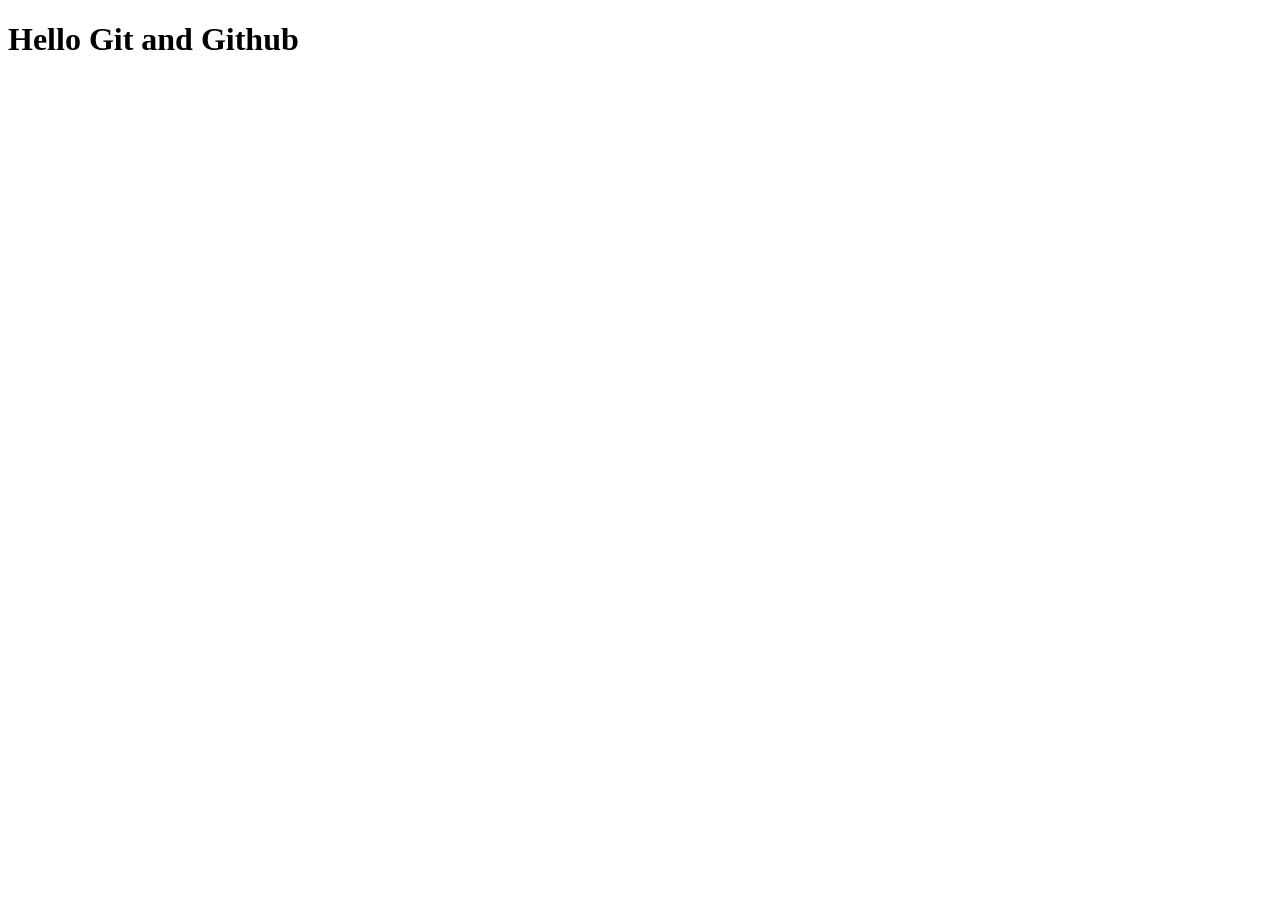
<file: first.html>
<!DOCTYPE html>
<html lang="en">
<head>
    <meta charset="UTF-8">
    <meta name="viewport" content="width=device-width, initial-scale=1.0">
    <title>Document</title>
</head>
<body>
<h1>Hello Git and Github</h1>





</body>
</html>
</file>
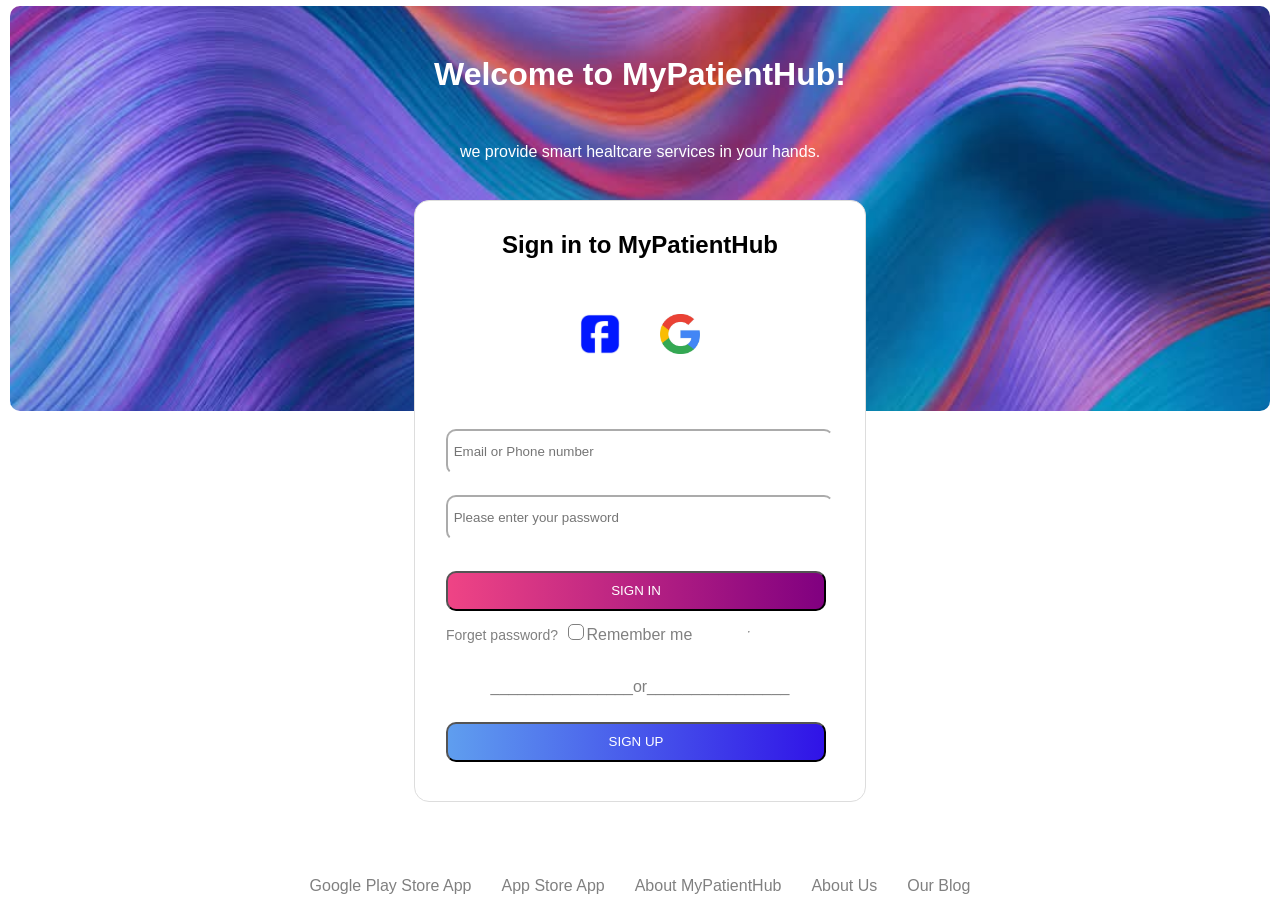
<file: Medical Clinic/clinic.html>
<!DOCTYPE html>
<html lang="en">
<head>
    <meta charset="UTF-8">
    <meta name="viewport" content="width=device-width, initial-scale=1.0">
    <title>Medical Clinic</title>
    <link rel="stylesheet" href="clinic.css">
</head>
<body >
    <div class="login">
        <h1 style="margin-top: 20px;">
            Welcome to MyPatientHub!
        </h1>
<p>we provide smart healtcare services in your hands.</p>

    </div>
    <div class="form">
        <h2> Sign in to MyPatientHub</h2>
     <div style="display:flex; gap: 30px; padding-bottom: 50px; padding-top: 30px;">
        <img src="images/f.jpg" height="40px">
    <img src="images/g.jpg" height="40px">

       </div>
<div style="padding: 20px;">
        <input type="email" placeholder=" Email or Phone number">
        <input type="password" placeholder=" Please enter your password">
        <button class="btn1" id="signInBtn">SIGN IN</button>

        <div class="form-actions" style="gap: 10px;">
<lable style="color: gray;">
        <a href="#"> Forget password?</a>
        <input type="radio" name="Remember me " value="Remember me" >Remember me
        </lable>
       

     
        <hr>
        </div>
        <br>
       <p style="text-align: center; color: gray;">________________or________________</p>

       
        <button class="btn2">SIGN UP</button> 
    </div>
    </div>


    <footer >
        <p>Google Play Store App</p>
         <p>App Store App</p>
          <p>About MyPatientHub</p>
           <p> About Us </p>
            <p>Our Blog</p>
             </footer>




<script src="clinic.js" defer ></script>
    
</body>
</html>
</file>
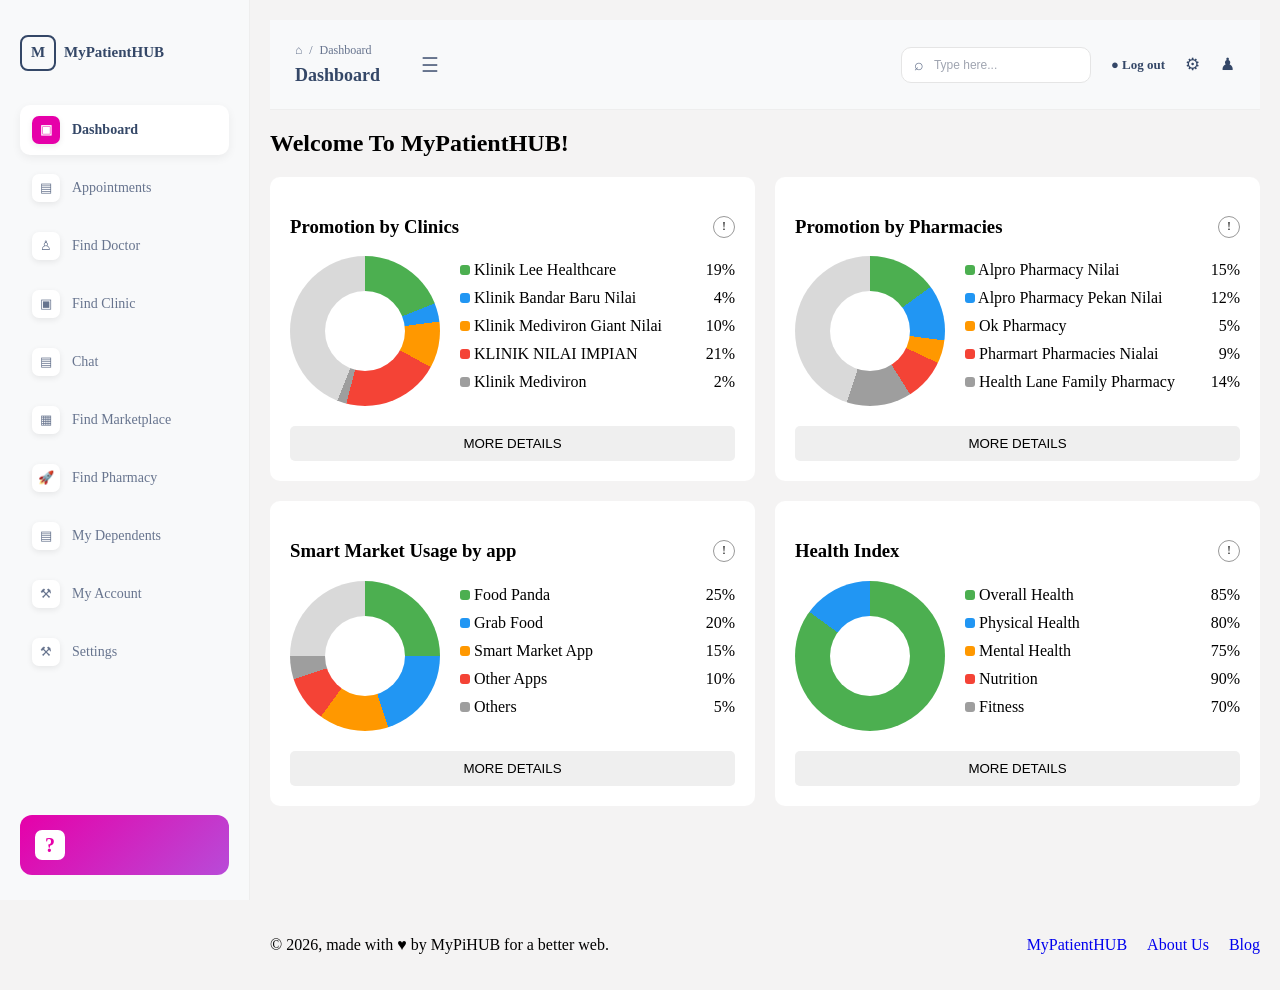
<file: MyPatientHUB/dashboard.html>
<!DOCTYPE html>
<html lang="en">

<head>
    <meta charset="UTF-8">
    <meta name="viewport" content="width=device-width, initial-scale=1.0">
    <title>MyPatientHUB Dashboard</title>
    <link rel="stylesheet" href="dashboard.css">
</head>

<body>

    <!-- Sidebar -->
   <aside class="sidebar">

    <div class="logo">
        <span class="logo-mark">M</span>
        <span>MyPatientHUB</span>
    </div>

    <nav class="nav">

        <a href="#" class="link active">
            <span class="nav-icon">▣</span>
            <span>Dashboard</span>
        </a>

        <a href="#" class="link">
            <span class="nav-icon">▤</span>
            <span>Appointments</span>
        </a>

        <a href="#" class="link">
            <span class="nav-icon">♙</span>
            <span>Find Doctor</span>
        </a>

        <a href="#" class="link">
            <span class="nav-icon">▣</span>
            <span>Find Clinic</span>
        </a>

        <a href="#" class="link">
            <span class="nav-icon">▤</span>
            <span>Chat</span>
        </a>

        <a href="#" class="link">
            <span class="nav-icon">▦</span>
            <span>Find Marketplace</span>
        </a>

        <a href="#" class="link">
            <span class="nav-icon">🚀</span>
            <span>Find Pharmacy</span>
        </a>

        <a href="#" class="link">
            <span class="nav-icon">▤</span>
            <span>My Dependents</span>
        </a>

        <a href="#" class="link">
            <span class="nav-icon">⚒</span>
            <span>My Account</span>
        </a>

        <a href="#" class="link">
            <span class="nav-icon">⚒</span>
            <span>Settings</span>
        </a>

    </nav>

    <div class="help-box">
        <span>?</span>
    </div>

</aside>


    <!-- Main -->
    <main class="main">

        <!-- Header -->
        

<header class="head">

    <div class="head-left">

        <div class="breadcrumb">
            <span>⌂</span>
            <span>/</span>
            <span>Dashboard</span>
        </div>

        <h1>Dashboard</h1>

    </div>


    <button class="menu-btn" id="menubtn">
        ☰
    </button>


    <div class="head-right">

        <div class="search">
            <span>⌕</span>
            <input
                type="text"
                placeholder="Type here..."
            >
        </div>

        <a href="#" class="logout" id="logoutBtn">
            ● Log out
        </a>

        <a href="#" class="head-icon">
            ⚙
        </a>

        <a href="#" class="head-icon">
            ♟
        </a>

    </div>

</header>
        <!-- Welcome -->
        <section class="welcome">
            <h2>Welcome To MyPatientHUB!</h2>
        </section>


        <!-- Cards -->
        <section class="cards">


            <!-- CARD 1 -->
            <article class="card">

                <div class="card-head">
                    <h3>Promotion by Clinics</h3>
                    <span class="info">!</span>
                </div>


                <div class="card-body">

                    <div class="chart clinic-chart"></div>


                    <div class="list">

                        <div class="item">
                            <span class="item-name">
                                <span class="color-dot clinic-green"></span>
                                Klinik Lee Healthcare
                            </span>
                            <span>19%</span>
                        </div>

                        <div class="item">
                            <span class="item-name">
                                <span class="color-dot clinic-blue"></span>
                                Klinik Bandar Baru Nilai
                            </span>
                            <span>4%</span>
                        </div>

                        <div class="item">
                            <span class="item-name">
                                <span class="color-dot clinic-orange"></span>
                                Klinik Mediviron Giant Nilai
                            </span>
                            <span>10%</span>
                        </div>

                        <div class="item">
                            <span class="item-name">
                                <span class="color-dot clinic-red"></span>
                                KLINIK NILAI IMPIAN
                            </span>
                            <span>21%</span>
                        </div>

                        <div class="item">
                            <span class="item-name">
                                <span class="color-dot clinic-gray"></span>
                                Klinik Mediviron
                            </span>
                            <span>2%</span>
                        </div>

                    </div>

                </div>


                <button class="details">
                    MORE DETAILS
                </button>

            </article>



            <!-- CARD 2 -->
            <article class="card">

                <div class="card-head">
                    <h3>Promotion by Pharmacies</h3>
                    <span class="info">!</span>
                </div>


                <div class="card-body">

                    <div class="chart pharmacy-chart"></div>


                    <div class="list">
                        <div class="item">
                            <span class="item-name">
                                <span class="color-dot pharmacy-green"></span>
                                Alpro Pharmacy Nilai
                            </span>
                            <span>15%</span>
                        </div>

                        <div class="item">
                            <span class="item-name">
                                <span class="color-dot pharmacy-blue"></span>
                                Alpro Pharmacy Pekan Nilai
                            </span>
                            <span>12%</span>
                        </div>

                        <div class="item">
                            <span class="item-name">
                                <span class="color-dot pharmacy-orange"></span>
                                Ok Pharmacy
                            </span>
                            <span>5%</span>
                        </div>

                        <div class="item">
                            <span class="item-name">
                                <span class="color-dot pharmacy-red"></span>
                                Pharmart Pharmacies Nialai
                            </span>
                            <span>9%</span>
                        </div>

                        <div class="item">
                            <span class="item-name">
                                <span class="color-dot pharmacy-gray"></span>
                                Health Lane Family Pharmacy
                            </span>
                            <span>14%</span>
                        </div>

                    </div>

                </div>


                <button class="details">
                    MORE DETAILS
                </button>

            </article>



            <!-- CARD 3 -->
            <article class="card">

                <div class="card-head">
                    <h3>Smart Market Usage by app</h3>
                    <span class="info">!</span>
                </div>


                <div class="card-body">

                    <div class="chart market-chart"></div>


                    <div class="list">

                        <div class="item">
                            <span class="item-name">
                                <span class="color-dot market-green"></span>
                                Food Panda
                            </span>
                            <span>25%</span>
                        </div>

                        <div class="item">
                            <span class="item-name">
                                <span class="color-dot market-blue"></span>
                                Grab Food
                            </span>
                            <span>20%</span>
                        </div>

                        <div class="item">
                            <span class="item-name">
                                <span class="color-dot market-orange"></span>
                                Smart Market App
                            </span>
                            <span>15%</span>
                        </div>

                        <div class="item">
                            <span class="item-name">
                                <span class="color-dot market-red"></span>
                                Other Apps
                            </span>
                            <span>10%</span>
                        </div>

                        <div class="item">
                            <span class="item-name">
                                <span class="color-dot market-gray"></span>
                                Others
                            </span>
                            <span>5%</span>
                        </div>

                    </div>

                </div>


                <button class="details">
                    MORE DETAILS
                </button>

            </article>
            <!-- CARD 4 -->
            <article class="card">

                <div class="card-head">
                    <h3>Health Index</h3>
                    <span class="info">!</span>
                </div>


                <div class="card-body">

                    <div class="chart health-chart"></div>


                    <div class="list">

                        <div class="item">
                            <span class="item-name">
                                <span class="color-dot health-green"></span>
                                Overall Health
                            </span>
                            <span>85%</span>
                        </div>

                        <div class="item">
                            <span class="item-name">
                                <span class="color-dot health-blue"></span>
                                Physical Health
                            </span>
                            <span>80%</span>
                        </div>

                        <div class="item">
                            <span class="item-name">
                                <span class="color-dot health-orange"></span>
                                Mental Health
                            </span>
                            <span>75%</span>
                        </div>

                        <div class="item">
                            <span class="item-name">
                                <span class="color-dot health-red"></span>
                                Nutrition
                            </span>
                            <span>90%</span>
                        </div>

                        <div class="item">
                            <span class="item-name">
                                <span class="color-dot health-gray"></span>
                                Fitness
                            </span>
                            <span>70%</span>
                        </div>

                    </div>

                </div>


                <button class="details">
                    MORE DETAILS
                </button>

            </article>


        </section>

    </main>



    <!-- Footer -->
    <footer class="footer">

        <p>
            © 2026, made with ♥ by MyPiHUB for a better web.
        </p>

        <nav class="footer-links">
            <a href="#">MyPatientHUB</a>
            <a href="#">About Us</a>
            <a href="#">Blog</a>
        </nav>

    </footer>

<script src="dashboard.js"></script>
</body>

</html>
</file>
<file: Medical Clinic/clinic.css>
body{
    margin: 0;
    background-color: white;
    font-family: Arial, Helvetica, sans-serif;

}
.login{ 
    height:375px;
    margin: 6px 10px 0 10px;
    background-image: url(images/background\ page.jpeg);
    background-repeat: no-repeat;
    background-size: cover;
    background-position: center;
    padding-top: 30px;

    border-radius: 10px;
    position: relative;
}

.form{
    height:600px  ;

    width: 450px;
    background-color:white;
    border: 1px solid #ddd;
    border-radius: 15px;

    display: block;
    margin: 0 auto;

    position: absolute;
    top: 200px;
    left: 50%;
    transform: translateX(-50%);
    align-items: center;

    display: flex;
    flex-direction: column;
    align-items: center;
    justify-content: flex-start;

   



}

input[type="email"],
input[type="password"]{
    display: block;
    margin-bottom: 20px;
    height: 40px;
    width: 380px;
    border-radius: 10px;
    border-color: white

    
    
}


.form-actions{
    width: 350px;
    display: flex;
    align-items: center;
    justify-content: space-between;

   
}

.remember{
    width: 400px;
    display: flex;
    justify-content: space-between;
    align-items: center;
    gap: 7px;
}

.btn1{
    height: 40px;
    width: 380px;
    border-radius: 10px;
    margin-top: 20px;
    color: white;
    background: linear-gradient(to right, rgb(239, 68, 133), purple);


}

.btn2{
     height: 40px;
    width: 380px;
   color: white;
    border-radius: 10px;
 background: linear-gradient(to right,rgb(95, 158, 239), rgb(48, 19, 231));

}
.form h2 {
    margin-top: 30px;
}

footer { 
    display: flex;
    justify-content: center;
    gap: 30px;
    margin-bottom: 0;
    margin-top: 450px;
    color: gray;
}


.login h1,
.login p{
    text-align: center;
    color: white;
    margin-top: 50px;
}

img{
    border: 5px solid white;
}

.form-actions , .btn1 , .btn2{
    margin-top: 10px;
}

.form-actions a {
    text-decoration: none;
    color: grey;
    font-size: 14px;
}

input[type="radio"]{
    appearance: none;
    width: 16px;
    height: 16px;
    border: 1px solid gray;
    border-radius: 5px;
  
}

input[value="remember me"]{
    color: gray;
}

@media screen and (max-width: 768px) {

    .login {
        height: 300px;
        margin: 5px;
        padding-top: 20px;
    }

    .login h1 {
        font-size: 25px;
        margin-top: 30px;
    }

    .login p {
        font-size: 14px;
        margin: 20px;
    }

    .form {
        width: 90%;
        height: auto;
        top: 170px;
        padding-bottom: 30px;
    }

    .form > div {
        width: 90%;
        box-sizing: border-box;
    }

    input[type="email"],
    input[type="password"],
    .btn1,
    .btn2 {
        width: 100%;
        box-sizing: border-box;
    }

    .form-actions {
        width: 100%;
        gap: 5px;
    }

    footer {
        flex-wrap: wrap;
        gap: 10px;
        margin-top: 450px;
        padding: 10px;
        font-size: 12px;
    }
}
</file>
<file: MyPatientHUB/dashboard.css>
body{
    background-color: rgb(244, 243, 243);
    margin: 0;
    grid-template-columns: 250px 1fr;
    display: grid;
}
.cards{
    display: grid;
grid-template-columns: repeat(2,1fr);
gap: 20px;
}
.card{
    background-color: white;
    padding: 20px;
    border-radius: 10px;
}
.card-head{
    display: flex;
    justify-content: space-between;
    align-items: center;
}
.card-head{
    margin: 0;
}
.info {
    width: 20px;
    height: 20px;
    border: 1px solid #999;
    border-radius: 50%;
    display: flex;
    align-items: center;
    justify-content: center;
    font-size: 12px;
}
.card-body {
    display: flex;
    align-items: center;
    gap: 20px;
}
.chart {
    width: 150px;
    height: 150px;
    border-radius: 50%;
}

.list {
    flex: 1;
}
.item {
    display: flex;
    justify-content: space-between;
    align-items: center;

    margin-bottom: 10px;
}

.details {
    width: 100%;
    padding: 10px;

    margin-top: 20px;

    border: none;
    border-radius: 5px;

    cursor: pointer;
}
.footer {
    display: flex;
    justify-content: space-between;
    align-items: center;
    grid-column: 2;
    padding: 20px;
}

.footer-links {
    display: flex;
    gap: 20px;
}
.footer a {
    text-decoration: none;
}

/* ================= RESPONSIVE ================= */

@media (max-width: 768px) {

    /* Sidebar در صفحه کوچک مخفی می‌شود */
    .sidebar {
        display: none;
    }

    /* Main تمام عرض صفحه را می‌گیرد */
    body {
        grid-template-columns: 1fr;
    }

    .main {
        width: 100%;
        padding: 15px;
    }


    /* Header */
    .head {
        min-height: auto;
        padding: 15px;
        flex-wrap: wrap;
        gap: 10px;
    }

    .menu-btn {
        margin-left: 15px;
    }

    .head-right {
        width: 100%;
        margin-left: 0;
        justify-content: space-between;
        gap: 10px;
    }

    .search {
        flex: 1;
        width: auto;
    }

    .search input {
        width: 100%;
    }


    /* Welcome */
    .welcom h2 {
        font-size: 20px;
    }


    /* Cards */
    .cards {
        grid-template-columns: 1fr;
        gap: 15px;
    }


    /* داخل Card */
    .card-body {
        flex-direction: column;
        align-items: stretch;
    }

    .chart {
        margin: 0 auto;
    }


    /* List */
    .list {
        width: 100%;
    }


    /* Footer */
    .footer {
        grid-column: 1;
        flex-direction: column;
        gap: 15px;
        text-align: center;
    }

    .footer-links {
        flex-wrap: wrap;
        justify-content: center;
    }
}
/* ================= SIDEBAR ================= */

.sidebar {
    width: 250px;
    min-height: 100vh;
    background-color: #f8f9fa;
    padding: 25px 20px;
    box-sizing: border-box;

    display: flex;
    flex-direction: column;

    border-right: 1px solid #eeeeee;
}


/* ---------- Logo ---------- */

.logo {
    display: flex;
    align-items: center;
    gap: 8px;

    height: 55px;
    margin-bottom: 25px;

    font-size: 15px;
    font-weight: 600;
    color: #344767;
}

.logo-mark {
    width: 32px;
    height: 32px;

    display: flex;
    align-items: center;
    justify-content: center;

    border: 2px solid #344767;
    border-radius: 8px;

    font-weight: bold;
    color: #344767;
}


/* ---------- Navigation ---------- */

.nav {
    display: flex;
    flex-direction: column;
    gap: 8px;
}


/* ---------- Navigation Links ---------- */

.link {
    display: flex;
    align-items: center;
    gap: 12px;

    padding: 11px 12px;

    text-decoration: none;
    color: #67748e;

    border-radius: 10px;

    font-size: 14px;

    transition: 0.2s;
}


/* ---------- Icons ---------- */

.nav-icon {
    width: 28px;
    height: 28px;

    display: flex;
    align-items: center;
    justify-content: center;

    background-color: white;

    border-radius: 7px;

    font-size: 13px;

    box-shadow: 0 2px 6px rgba(0,0,0,0.08);
}


/* ---------- Hover ---------- */

.link:hover {
    background-color: white;
}


/* ---------- Active Dashboard ---------- */

.link.active {
    background-color: white;
    color: #344767;

    font-weight: 600;

    box-shadow: 0 3px 10px rgba(0,0,0,0.06);
}

.link.active .nav-icon {
    background-color: #e600a9;
    color: white;
}


/* ---------- Help Box ---------- */

.help-box {
    margin-top: auto;

    height: 60px;

    background: linear-gradient(
        135deg,
        #e600a9,
        #b84bd8
    );

    border-radius: 12px;

    display: flex;
    align-items: center;

    padding-left: 15px;

    box-sizing: border-box;
}

.help-box span {
    width: 30px;
    height: 30px;

    background-color: white;
    color: #e600a9;

    border-radius: 7px;

    display: flex;
    align-items: center;
    justify-content: center;

    font-size: 20px;
    font-weight: bold;
}

.main{
    padding: 20px;
    min-width: 0;
    box-sizing: border-box;

}
/* ================= HEADER ================= */

.head {
    min-height: 90px;

    background-color: #f8f9fa;

    display: flex;
    align-items: center;

    padding: 15px 25px;

    box-sizing: border-box;

    border-bottom: 1px solid #eeeeee;
}


/* ---------- Left Side ---------- */

.head-left {
    display: flex;
    flex-direction: column;
}


/* ---------- Breadcrumb ---------- */

.breadcrumb {
    display: flex;
    align-items: center;
    gap: 7px;

    font-size: 12px;
    color: #67748e;
}


/* ---------- Dashboard Title ---------- */

.head-left h1 {
    margin: 7px 0 0;

    font-size: 18px;

    color: #344767;
}


/* ---------- Menu Button ---------- */

.menu-btn {
    margin-left: 35px;

    border: none;
    background: none;

    font-size: 20px;

    color: #67748e;

    cursor: pointer;
}


/* ---------- Right Side ---------- */

.head-right {
    margin-left: auto;

    display: flex;
    align-items: center;

    gap: 20px;
}


/* ---------- Search ---------- */

.search {
    width: 190px;

    display: flex;
    align-items: center;

    gap: 8px;

    background-color: white;

    border: 1px solid #e5e5e5;

    border-radius: 10px;

    padding: 8px 12px;

    box-sizing: border-box;
}

.search span {
    color: #67748e;
}

.search input {
    width: 100%;

    border: none;
    outline: none;

    font-size: 12px;

    color: #344767;
}

.search input::placeholder {
    color: #a0a5b1;
}


/* ---------- Logout ---------- */

.logout {
    text-decoration: none;

    color: #344767;

    font-size: 13px;

    font-weight: 600;
}


/* ---------- Header Icons ---------- */

.head-icon {
    text-decoration: none;

    color: #344767;

    font-size: 17px;
}
.welcom {
    margin-bottom: 25px;
}

.welcom h2 {
    margin: 0;
    font-size: 24px;
    font-weight: 600;
}
.chart {
    width: 150px;
    height: 150px;
    border-radius: 50%;
    background: conic-gradient(
        #4caf50 0% 19%,
        #2196f3 19% 23%,
        #ff9800 23% 33%,
        #f44336 33% 54%,
        #9e9e9e 54% 100%
    );
}
.clinic-chart {
    width: 150px;
    height: 150px;
    border-radius: 50%;

    background: conic-gradient(
        #4caf50 0% 19%,
        #2196f3 19% 23%,
        #ff9800 23% 33%,
        #f44336 33% 54%,
        #9e9e9e 54% 56%,
        #ffffff 56% 100%
    );
}
/* ---------------- CHARTS ---------------- */

.chart {
    width: 150px;
    height: 150px;
    border-radius: 50%;
    position: relative;
    flex-shrink: 0;
}

/* مرکز سفید چارت را ایجاد می‌کند */
.chart::after {
    content: "";
    position: absolute;
    width: 80px;
    height: 80px;
    background-color: white;
    border-radius: 50%;
    top: 50%;
    left: 50%;
    transform: translate(-50%, -50%);
}


/* -------- Clinic Chart -------- */

.clinic-chart {
    background: conic-gradient(
        #4caf50 0% 19%,
        #2196f3 19% 23%,
        #ff9800 23% 33%,
        #f44336 33% 54%,
        #9e9e9e 54% 56%,
        #d9d9d9 56% 100%
    );
}


/* -------- Pharmacy Chart -------- */

.pharmacy-chart {
    background: conic-gradient(
        #4caf50 0% 15%,
        #2196f3 15% 27%,
        #ff9800 27% 32%,
        #f44336 32% 41%,
        #9e9e9e 41% 55%,
        #d9d9d9 55% 100%
    );
}


/* -------- Smart Market Chart -------- */

.market-chart {
    background: conic-gradient(
        #4caf50 0% 25%,
        #2196f3 25% 45%,
        #ff9800 45% 60%,
        #f44336 60% 70%,
        #9e9e9e 70% 75%,
        #d9d9d9 75% 100%
    );
}


/* -------- Health Index Chart -------- */

.health-chart {
    background: conic-gradient(
        #4caf50 0% 85%,
        #2196f3 85% 165%,
        #ff9800 165% 240%,
        #f44336 240% 330%,
        #9e9e9e 330% 400%
    );
}
\/* -------- Color dots -------- */

.item-name {
    display: flex;
    align-items: center;
    gap: 8px;
}

.color-dot {
    width: 10px;
    height: 10px;
    border-radius: 3px;
    display: inline-block;
    flex-shrink: 0;
}


/* Clinic colors */

.clinic-green {
    background-color: #4caf50;
}

.clinic-blue {
    background-color: #2196f3;
}

.clinic-orange {
    background-color: #ff9800;
}

.clinic-red {
    background-color: #f44336;
}

.clinic-gray {
    background-color: #9e9e9e;
}


/* Pharmacy colors */

.pharmacy-green {
    background-color: #4caf50;
}

.pharmacy-blue {
    background-color: #2196f3;
}

.pharmacy-orange {
    background-color: #ff9800;
}

.pharmacy-red {
    background-color: #f44336;
}

.pharmacy-gray {
    background-color: #9e9e9e;
}


/* Market colors */

.market-green {
    background-color: #4caf50;
}

.market-blue {
    background-color: #2196f3;
}

.market-orange {
    background-color: #ff9800;
}

.market-red {
    background-color: #f44336;
}

.market-gray {
    background-color: #9e9e9e;
}


/* Health colors */

.health-green {
    background-color: #4caf50;
}

.health-blue {
    background-color: #2196f3;
}

.health-orange {
    background-color: #ff9800;
}

.health-red {
    background-color: #f44336;
}

.health-gray {
    background-color: #9e9e9e;
}
.sidebar.collapsed {
    width: 80px;
}

.sidebar.collapsed .logo span:last-child,
.sidebar.collapsed .link span:last-child {
    display: none;
}
body.sidebar-collapsed {
    grid-template-columns: 80px 1fr;
}
</file>
